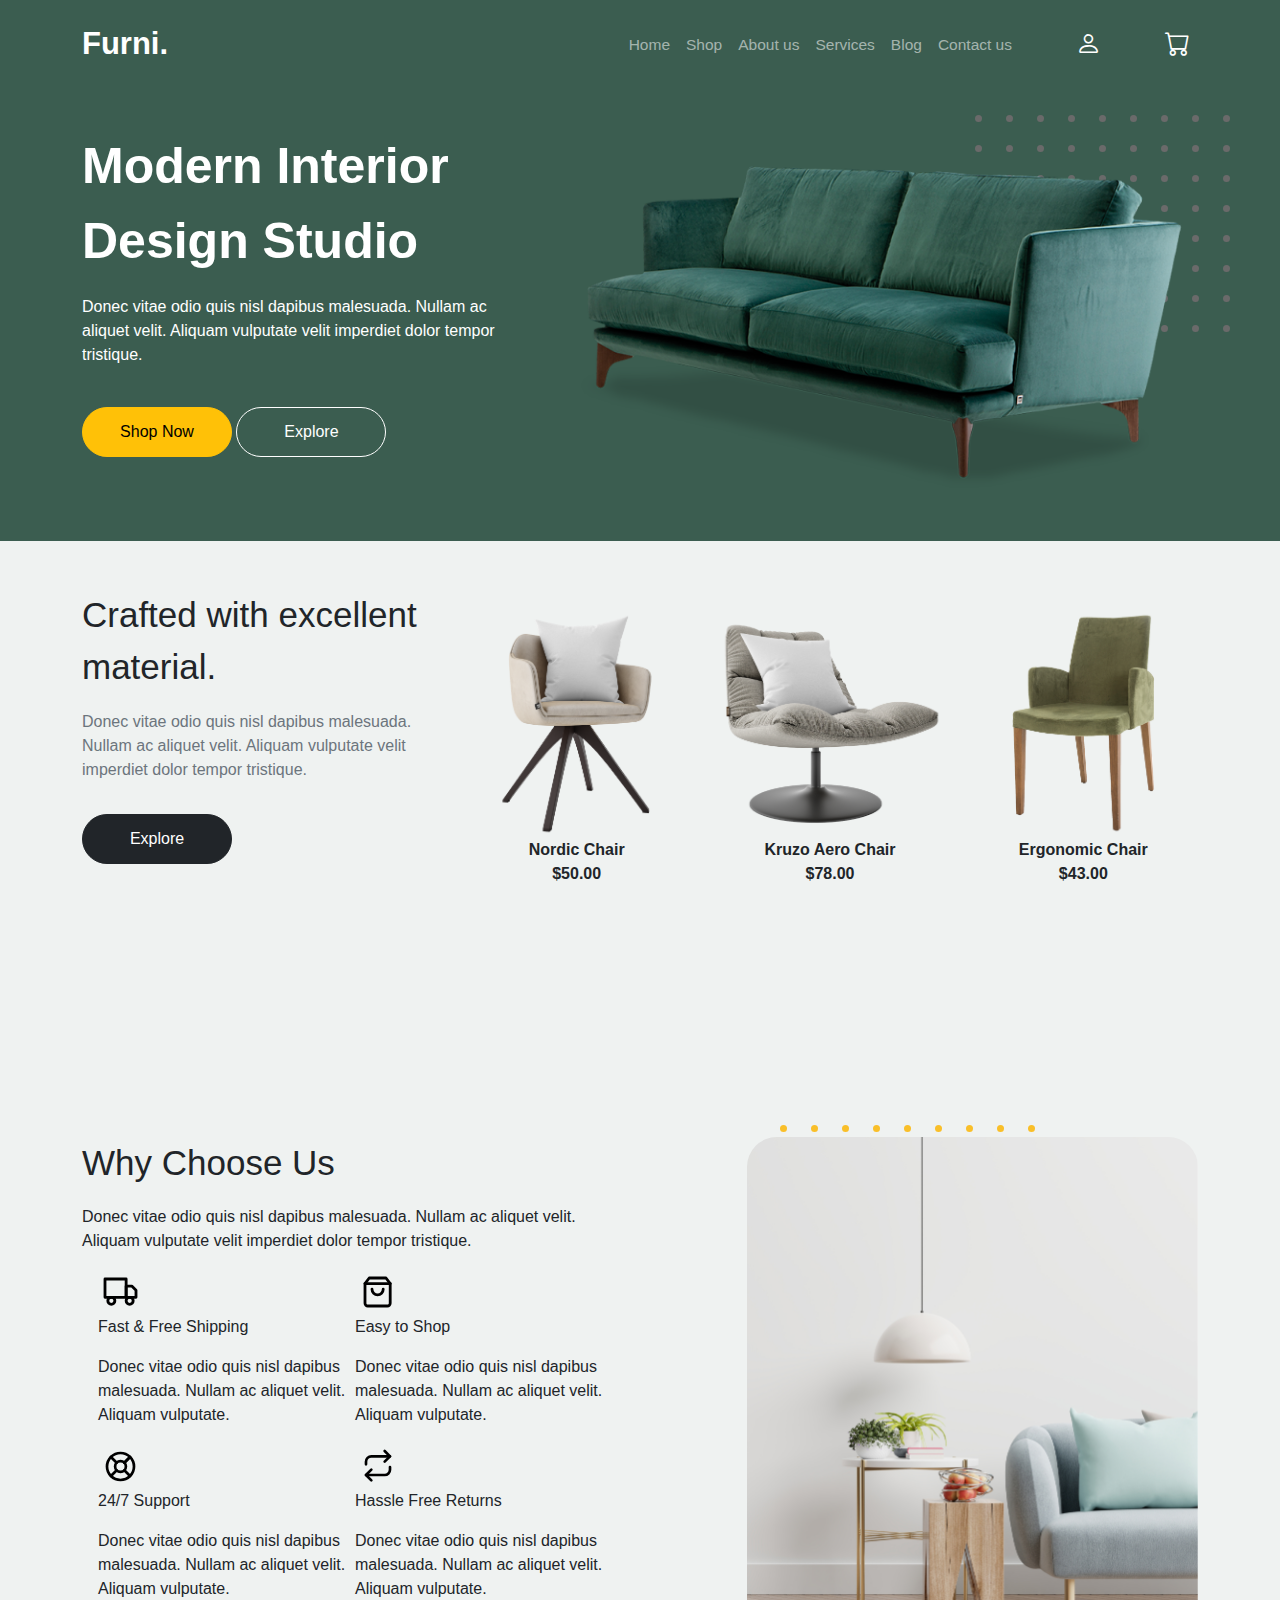
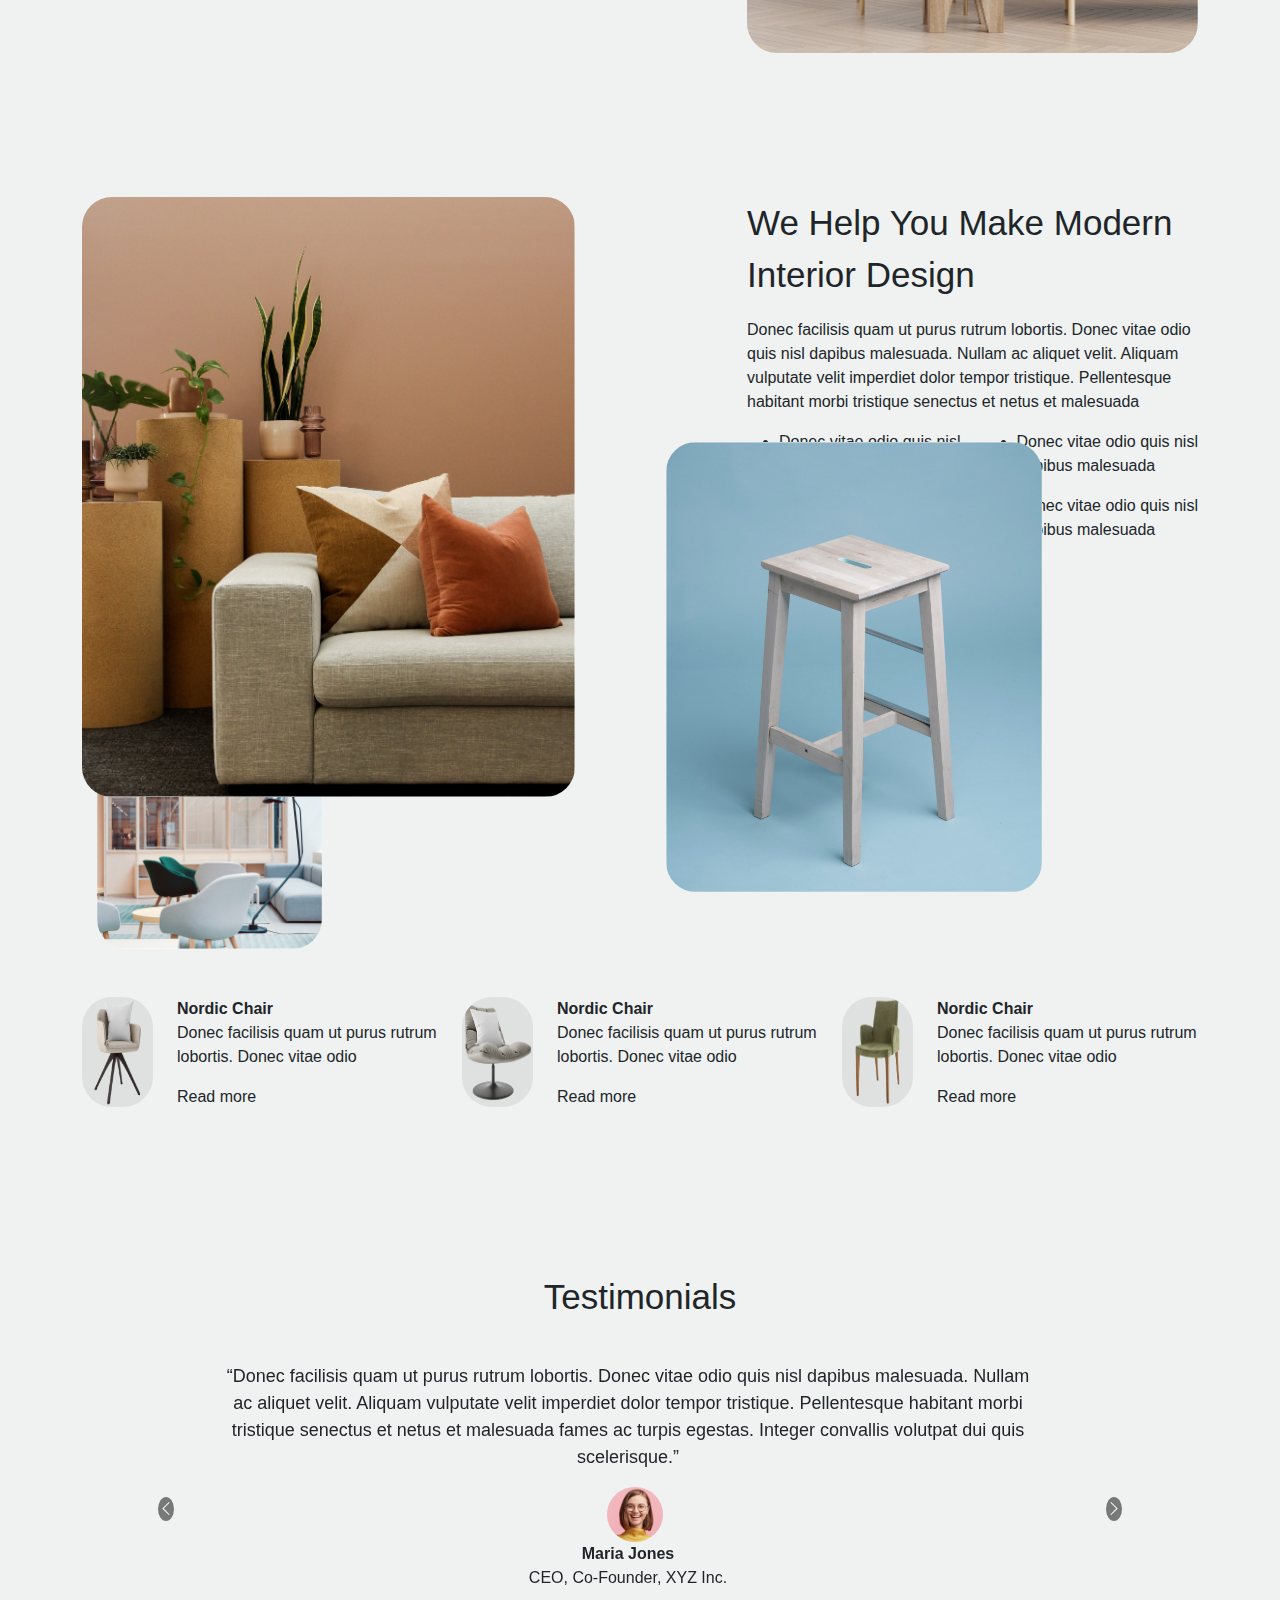
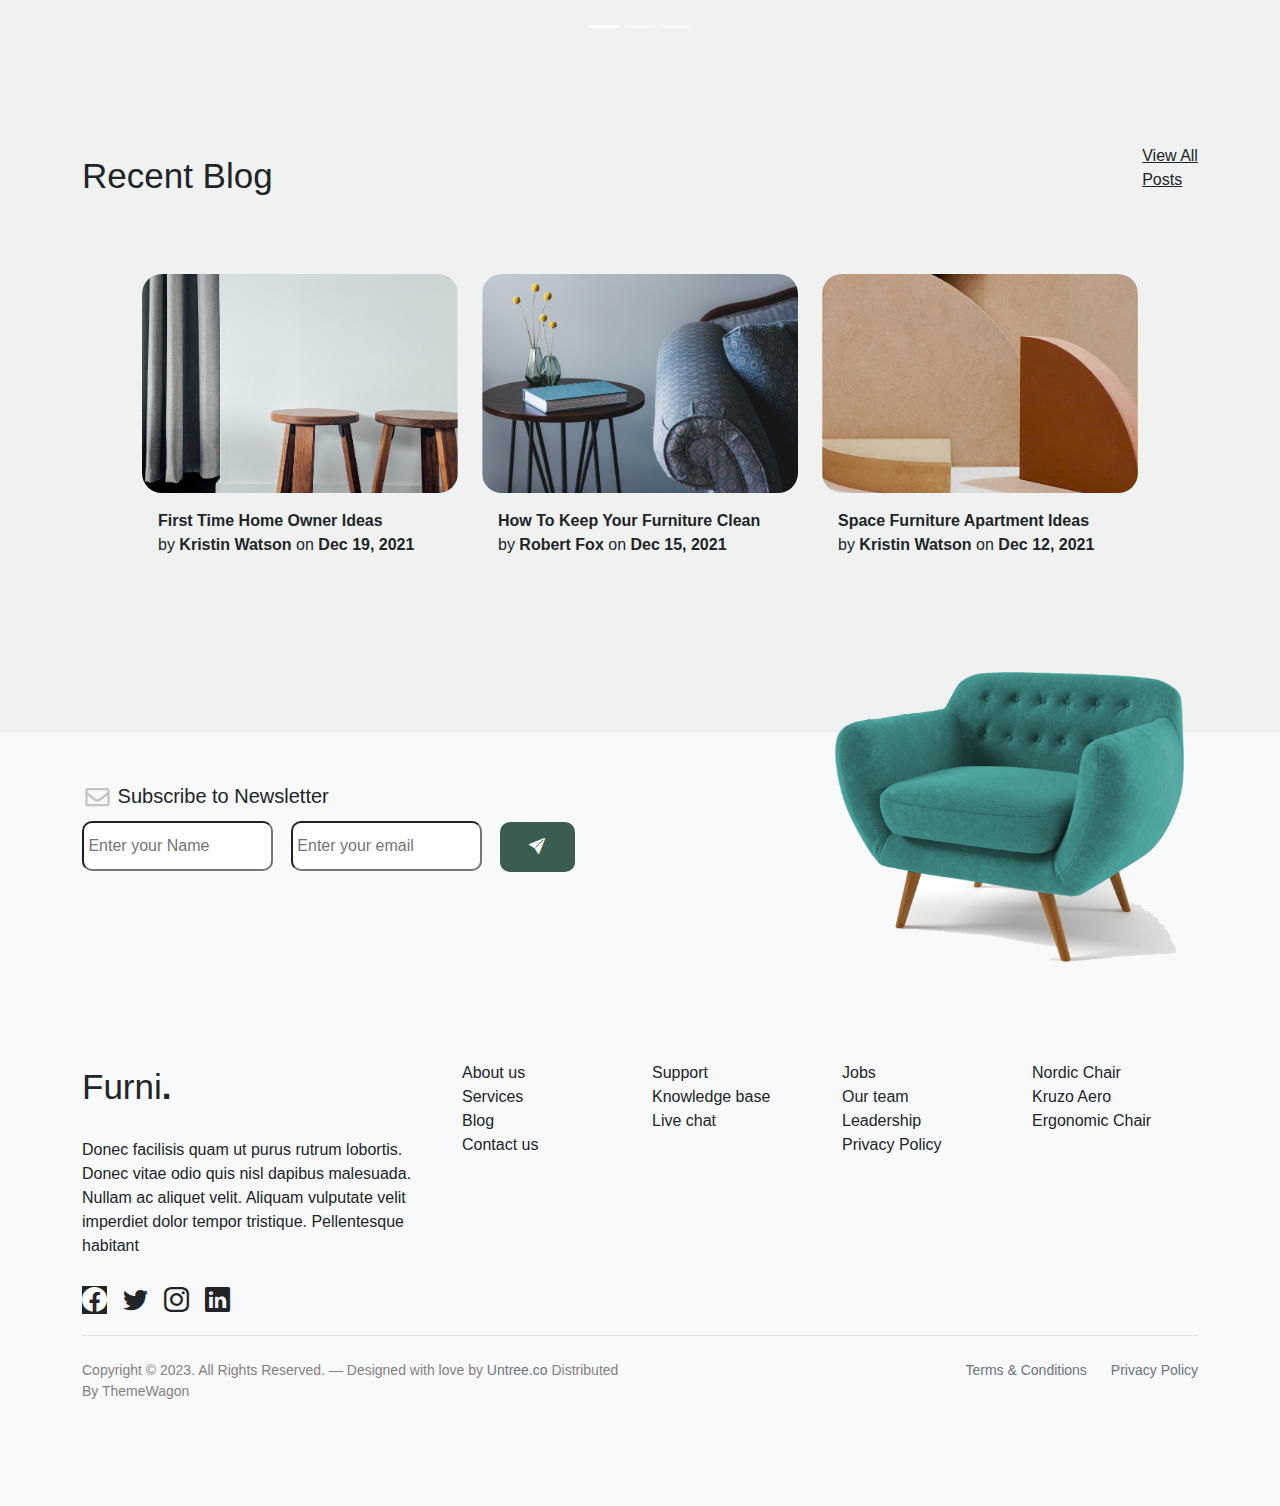
<file: index.html>
<!DOCTYPE html>
<html lang="en">
<head>
    <meta charset="UTF-8">
    <meta name="viewport" content="width=device-width, initial-scale=1.0">
    <title>Furniture</title>
    <link rel="stylesheet" href="BootStrap/bootstrap.min.css">
    <script src="BootStrap/bootstrap.bundle.min.js"></script>
    <link rel="stylesheet" href="https://cdn.jsdelivr.net/npm/bootstrap-icons@1.11.1/font/bootstrap-icons.css">
    <link rel="stylesheet" href="CSS/Style.css">
</head>
<body>
    <nav class="custom-navbar navbar navbar navbar-expand-md navbar-dark fur" arial-label="Furni navigation bar">
        <div class="container  mt-2">
            <a class="navbar-brand logo" href="#">Furni<span>.</span></a>
            <button class="navbar-toggler" type="button" data-bs-toggle="collapse" data-bs-target="#navbarsFurni" aria-controls="navbarsFurni" aria-expanded="false" aria-label="Toggle navigation">
                <span class="navbar-toggler-icon"></span>
            </button>
            <div class="collapse navbar-collapse main" id="navbarsFurni">
                <ul class="navbar-nav ms-auto mb-2 mb-md-0 menu">
                    <li class="nav-item active one"> <a class="nav-link" href="#">Home</a></li>
                    <li><a class="nav-link one" href="#">Shop</a></li>
                    <li><a class="nav-link one" href="#">About us</a></li>
                    <li><a class="nav-link one" href="#">Services</a></li>
                    <li><a class="nav-link one" href="#">Blog</a></li>
                    <li><a class="nav-link one" href="#">Contact us</a></li>
                </ul>
                <ul class="navbar-nav mb-2 mb-md-0">
                    <li><a class="nav-link" href="#"><i class="bi bi-person ps-5 logo_icon"></i></a></li>
                    <li><a class="nav-link" href="#"><i class="bi bi-cart ps-5 logo_icon"></i></a></li>
                </ul>
            </div>
        </div>
    </nav>
    <!-- Hero image -->
    <div class="fur">
        <div class="container">
            <div class="row main1">
                <div class="col-sm-5 text-start main_one">
                    <p class="text-white main_two mt-5"><b>Modern Interior Design Studio</b></p>
                    <p class="text-white">Donec vitae odio quis nisl dapibus malesuada. Nullam ac aliquet velit. Aliquam vulputate 
                        velit imperdiet dolor tempor tristique.</p><br>
                    <button type="button" class="btn btn-warning main_button ">Shop Now</button>
                    <button type="button" class="btn btn-none border-white main_button text-white">Explore</button>
                </div>
                <div class="col-sm-7">
                    <img src="Images/dots-grey.svg" class="img-fluid float-end three">
                    <img src="Images/Image 1.png" class="img-fluid couch">
                </div>
            </div>
        </div>
    </div>
    <!-- Hero image end -->
    <div class="container-fluid">
        <!-- Shopping section start -->
        <div class="container mt-5" style="height: 500px;">
            <div class="row sun">
                <div class="col-sm-4">
                    <p class="text-start main2">Crafted with excellent material.</p>
                    <p class="text-start text-secondary">Donec vitae odio quis nisl dapibus malesuada. Nullam ac aliquet velit. 
                       Aliquam vulputate velit imperdiet dolor tempor tristique.</p>
                       <button type="button" class="btn btn-dark mt-3 main_button">Explore</button>
                </div>
                <div class="col-sm-8">
                    <div class="row main2_one">
                        <div class="col-sm-4 text-center main2_two">
                            <img src="Images/Image 2.png" class="img-fluid">
                            <p>Nordic Chair<br>$50.00</p>
                            <a href="#"><i class="bi bi-plus-circle-fill text-dark plus_one"></i></a>
                        </div>
                        <div class="col-sm-4 text-center main2_two">
                            <img src="Images/Image 3.png" class="img-fluid">
                            <p>Kruzo Aero Chair<br>$78.00</p>
                            <a href="#"><i class="bi bi-plus-circle-fill text-dark plus_one"></i></a>
                        </div>
                        <div class="col-sm-4 text-center main2_two">
                            <img src="Images/Image 4.png" class="img-fluid">
                            <p>Ergonomic Chair<br>$43.00</p>
                            <a href="#"><i class="bi bi-plus-circle-fill text-dark plus_one"></i></a>
                        </div>
                    </div>
                </div>
            </div>
        </div>
        <!-- Shopping section start end-->
        <!-- Why Choose Us start -->
        <div class="container pb-5 mt-5">
            <div class="row choose">
                <div class="col-sm-6">
                    <p class="main3">Why Choose Us</p>
                    <p>Donec vitae odio quis nisl dapibus malesuada. Nullam ac aliquet velit. 
                       Aliquam vulputate velit imperdiet dolor tempor tristique.</p>
                       <table class="m-3">
                        <tr>
                            <td>
                                <img src="Images/truck.svg" alt="">
                                <p>Fast & Free Shipping</p>
                                <p>Donec vitae odio quis nisl dapibus malesuada. Nullam ac aliquet velit. Aliquam vulputate.</p>
                            </td>
                            <td>
                                <img src="Images/bag.svg" alt="">
                                <p>Easy to Shop</p>
                                <p>Donec vitae odio quis nisl dapibus malesuada. Nullam ac aliquet velit. Aliquam vulputate.</p>
                            </td>
                        </tr>
                        <tr>
                            <td>
                                <img src="Images/support.svg" alt="">
                                <p class="para">24/7 Support</p>
                                <p>Donec vitae odio quis nisl dapibus malesuada. Nullam ac aliquet velit. Aliquam vulputate.</p>
                            </td>
                            <td>
                                <img src="Images/return.svg" alt="">
                                <p>Hassle Free Returns</p>
                                <p>Donec vitae odio quis nisl dapibus malesuada. Nullam ac aliquet velit. Aliquam vulputate.</p>
                            </td>
                        </tr>
                       </table>
                </div>
                <div class="col-sm-1"></div>
                <div class="col-sm-5">
                    <img src="Images/Image 5.png" class="img-fluid photo">
                    <img src="Images/dots-yellow.svg" class="img-fluid float-start us">
                </div>
            </div>
        </div>
        <!-- Why Choose Us end -->
        <!-- Interior Design section start -->
        <div class="container">
            <div class="row gy-5 mt-5 design">
                <div class="col-sm-7">
                    <img src="Images/Image 6.png" class="img-fluid sofa">
                    <img src="Images/Image 8.png" class="img-fluid lamp">
                    <img src="Images/Image 9.png" class="img-fluid bench">
                    <img src="Images/dots-green.svg" class="img-fluid green">
                </div>
                <div class="col-sm-5">
                    <p class="help">We Help You Make Modern Interior Design</p>
                    <p>Donec facilisis quam ut purus rutrum lobortis. Donec vitae odio quis nisl dapibus malesuada. Nullam ac aliquet velit. 
                        Aliquam vulputate velit imperdiet dolor tempor tristique. Pellentesque habitant morbi tristique senectus et netus et malesuada</p>
                    <div class="row">
                        <div class="col-sm-6">
                            <ul>
                                <li>
                                    <p>Donec vitae odio quis nisl dapibus malesuada</p>
                                </li>
                                <li>
                                    <p>Donec vitae odio quis nisl dapibus malesuada</p>
                                </li>
                            </ul>
                        </div>
                        <div class="col-sm-6">
                            <ul>
                                <li>
                                    <p>Donec vitae odio quis nisl dapibus malesuada</p>
                                </li>
                                <li>
                                    <p>Donec vitae odio quis nisl dapibus malesuada</p>
                                </li>
                            </ul>
                        </div>
                    </div>
                    <button type="button" class="btn-dark button_black">Explore</button>
                </div>
            </div>
        </div>
        <!-- Interior Design end -->
        
        <div class="container chair mt-5">
            <div class="row">
                <div class="col-sm-1">
                    <img src="Images/Image 10.png" class="img-fluid float-start nordic m-0">
                </div>
                <div class="col-sm-3">
                    <p class=""><b>Nordic Chair</b><br>Donec facilisis quam ut purus rutrum lobortis. Donec vitae odio</p>
                    <a href="#" class="text-dark read">Read more</a>
                </div>
                <div class="col-sm-1">
                    <img src="Images/Image 11.png" class="img-fluid float-start nordic">
                </div>
                <div class="col-sm-3">
                    <p class=""><b>Nordic Chair</b><br>Donec facilisis quam ut purus rutrum lobortis. Donec vitae odio</p>
                    <a href="#" class="text-dark read">Read more</a>
                </div>
                <div class="col-sm-1">
                    <img src="Images/Image 12.png" class="img-fluid float-start nordic">
                </div>
                <div class="col-sm-3">
                    <p class=""><b>Nordic Chair</b><br>Donec facilisis quam ut purus rutrum lobortis. Donec vitae odio</p>
                    <a href="#" class="text-dark read">Read more</a>
                </div>
            </div>
        </div>
        <!-- Testimonials start -->
        <div class="container testmonials mt-4">
            <p class="test text-center pb-4">Testimonials</p>
            <div id="carouselExampleControls" class="carousel slide" data-bs-ride="carousel">
                <div class="carousel-inner">
                  <div class="row carousel-item active">
                    <p class="monials">“Donec facilisis quam ut purus rutrum lobortis. Donec vitae odio quis nisl dapibus malesuada. 
                        Nullam <br> ac aliquet velit. Aliquam vulputate velit imperdiet dolor tempor tristique. 
                        Pellentesque habitant morbi <br> tristique senectus et netus et malesuada fames ac turpis egestas. 
                        Integer convallis volutpat dui quis <br> scelerisque.”
                    </p>
                    <img src="Images/Image 17.png" class="img-fluid author-pic d-flex justify-content-center">
                    <p class="text-center pb-5"><b>Maria Jones</b><br>
                        CEO, Co-Founder, XYZ Inc.</p>
                  </div>
                  <div class="row carousel-item">
                    <p class="monials">“Donec facilisis quam ut purus rutrum lobortis. Donec vitae odio quis nisl dapibus malesuada. 
                        Nullam <br> ac aliquet velit. Aliquam vulputate velit imperdiet dolor tempor tristique. 
                        Pellentesque habitant morbi <br> tristique senectus et netus et malesuada fames ac turpis egestas. 
                        Integer convallis volutpat dui quis <br> scelerisque.”
                    </p>
                    <img src="Images/Image 17.png" class="img-fluid author-pic d-flex justify-content-center">
                    <p class="text-center pb-5"><b>Maria Jones</b><br>
                        CEO, Co-Founder, XYZ Inc.</p>
                  </div>
                  <div class="row carousel-item">
                    <p class="monials">“Donec facilisis quam ut purus rutrum lobortis. Donec vitae odio quis nisl dapibus malesuada. 
                        Nullam <br> ac aliquet velit. Aliquam vulputate velit imperdiet dolor tempor tristique. 
                        Pellentesque habitant morbi <br> tristique senectus et netus et malesuada fames ac turpis egestas. 
                        Integer convallis volutpat dui quis <br> scelerisque.”
                    </p>
                    <img src="Images/Image 17.png" class="img-fluid author-pic d-flex justify-content-center">
                    <p class="text-center pb-5"><b>Maria Jones</b><br>
                        CEO, Co-Founder, XYZ Inc.</p>
                  </div>
                </div>
                <button class="carousel-control-prev" type="button" data-bs-target="#carouselExampleControls" data-bs-slide="prev">
                  <span class="dark"><i class="bi bi-chevron-left"></i></span>
                </button>
                <button class="carousel-control-next" type="button" data-bs-target="#carouselExampleControls" data-bs-slide="next">
                  <span class="dark"><i class="bi bi-chevron-right light"></i></span>
                </button>
                <div class="carousel-indicators">
                    <button type="button" data-bs-target="#carouselExampleIndicators" data-bs-slide-to="0" class="active" aria-current="true" aria-label="Slide 1"></button>
                    <button type="button" data-bs-target="#carouselExampleIndicators" data-bs-slide-to="1" aria-label="Slide 2"></button>
                    <button type="button" data-bs-target="#carouselExampleIndicators" data-bs-slide-to="2" aria-label="Slide 3"></button>
                  </div>
              </div>
        </div>
        <!-- Testimonials end -->
        <!-- Blog start -->
        <div class="container all pb-5">
            <div class="row view gy-5 ">
                <a href="#" class="text-dark post gy-5">View All Posts</a>
                 <p class="blog">Recent Blog</p>
            </div>
            <div class="row gy-5 mt-2 m-5">
                <div class="col-sm-4">
                     <img src="Images/Image 13.png" class="img-fluid book">
                    <p class="p-3"><span><a href="#" class="text-dark text-decoration-none">First Time Home Owner Ideas</a></span><br>by <span><a href="#" class="text-dark text-decoration-none"></a>Kristin Watson</span></a> on <span><a href="#" class="text-dark text-decoration-none">Dec 19, 2021</a></span></p>
                </div>
                <div class="col-sm-4">
                    <img src="Images/Image 14.png"  class="img-fluid book">
                    <p class="p-3"><span><a href="#" class="text-dark text-decoration-none">How To Keep Your Furniture Clean</a></span> <br>by <span><a href="#" class="text-dark text-decoration-none">Robert Fox</a></span> on <span><a href="#" class="text-dark text-decoration-none">Dec 15, 2021</a></span></p>
                </div>
                <div class="col-sm-4">
                    <img src="Images/Image 15.png"  class="img-fluid book">
                    <p class="p-3"><span><a href="#" class="text-dark text-decoration-none"> Space Furniture Apartment Ideas</a></span><br> by <span><a href="#" class="text-dark text-decoration-none">Kristin Watson</a></span> on <span><a href="#" class="text-dark text-decoration-none">Dec 12, 2021</a></span></p>
                </div>
            </div>
        </div>
        <!-- Blog end -->
    </div>
    <!-- Footer section start -->
    <footer class="footer_section bg-light pb-5">
        <div class="container relative mt-5">
            <div class="row bg-light">
                <div class="col-sm-6 mt-5">
                    <img src="Images/envelope-outline.svg" class="img-fluid mail">&nbsp<p class="news d-inline">Subscribe to Newsletter</P>
                    <form class="form pt-2">
                        <input type="text" placeholder=" Enter your Name">&nbsp;&nbsp;&nbsp;
                        <input type="email" placeholder=" Enter your email">&nbsp;&nbsp;&nbsp;
                        <button type="button" class="btn btn_footer"><i class="bi bi-send-fill text-white"></i></button>
                    </form>
                </div>
                <div class="col-sm-6"><img src="Images/Image 16.png" class="img-fluid float-end sofa_pic"></div>
            </div>
            <div class="row">
                <div class="col-sm-4">
                    <div class="mb-4 footer-logo-wrap"><a href="#" class="footer-logo text-dark text-decoration-none">Furni<span>.</span></a></div>
                    <p class="mb-4">Donec facilisis quam ut purus rutrum lobortis. Donec vitae odio quis nisl dapibus malesuada. Nullam ac aliquet velit. Aliquam vulputate velit imperdiet dolor tempor tristique. Pellentesque habitant</p>
                    <ul class="list-unstyled custom-social">
                        <li><a href="#" class="text-dark text-decoration-none"><i class="bi bi-facebook text-white bg-dark face"></i></a></li>
                        <li><a href="#" class="text-dark text-decoration-none ps-3"><i class="bi bi-twitter face"></i></a></li>
                        <li><a href="#" class="text-dark text-decoration-none ps-3"><i class="bi bi-instagram face"></i></a></li>
                        <li><a href="#" class="text-dark text-decoration-none ps-3"><i class="bi bi-linkedin face"></i></a></li>
                    </ul>
                </div>
                <div class="col-sm-8 mt-0">
                    <div class="row links-wrap">
                        <div class="col-6 col-sm-3">
                            <ul class="list-unstyled">
                                <li><a href="#" class="text-dark text-decoration-none">About us</a></li>
                                <li><a href="#" class="text-dark text-decoration-none">Services</a></li>
                                <li><a href="#" class="text-dark text-decoration-none">Blog</a></li>
                                <li><a href="#" class="text-dark text-decoration-none">Contact us</a></li>
                            </ul>
                        </div>
                        <div class="col-6 col-sm-3">
                            <ul class="list-unstyled">
                                <li><a href="#" class="text-dark text-decoration-none">Support</a></li>
                                <li><a href="#" class="text-dark text-decoration-none">Knowledge base</a></li>
                                <li><a href="#" class="text-dark text-decoration-none">Live chat</a></li>
                            </ul>
                        </div>
                        <div class="col-6 col-sm-3">
                            <ul class="list-unstyled">
                                <li><a href="#" class="text-dark text-decoration-none">Jobs</a></li>
                                <li><a href="#" class="text-dark text-decoration-none">Our team</a></li>
                                <li><a href="#" class="text-dark text-decoration-none">Leadership</a></li>
                                <li><a href="#" class="text-dark text-decoration-none">Privacy Policy</a></li>
                            </ul>
                        </div>
                        <div class="col-6 col-sm-3">
                            <ul class="list-unstyled">
                                <li><a href="#" class="text-dark text-decoration-none">Nordic Chair</a></li>
                                <li><a href="#" class="text-dark text-decoration-none">Kruzo Aero</a></li>
                                <li><a href="#" class="text-dark text-decoration-none">Ergonomic Chair</a></li>
                            </ul>
                        </div>
                    </div>
                </div>
            </div>
            <div class="border-top copyright">
                <div class="row pt-4 mb-5">
                    <div class="col-sm-6">
                        <p class="mb-2 text-start">Copyright © 2023. All Rights Reserved. — Designed with love by <a href="#" class="text-secondary text-decoration-none">Untree.co</a> Distributed By <a hreff="https://themewagon.com">ThemeWagon</a>  <!-- License information: https://untree.co/license/ -->
                        </p>
                    </div>
                    <div class="col-sm-6 text-center text-lg-end">
                        <ul class="list-unstyled d-inline-flex ms-auto">
                            <li class="me-4"><a href="#" class="text-secondary text-decoration-none">Terms &amp; Conditions</a></li>
                            <li><a href="#" class="text-secondary text-decoration-none">Privacy Policy</a></li>
                        </ul>
                    </div>
                </div>
            </div>
        </div>
    </footer>
        <!-- Footer section end -->
</body>
</html>
</file>
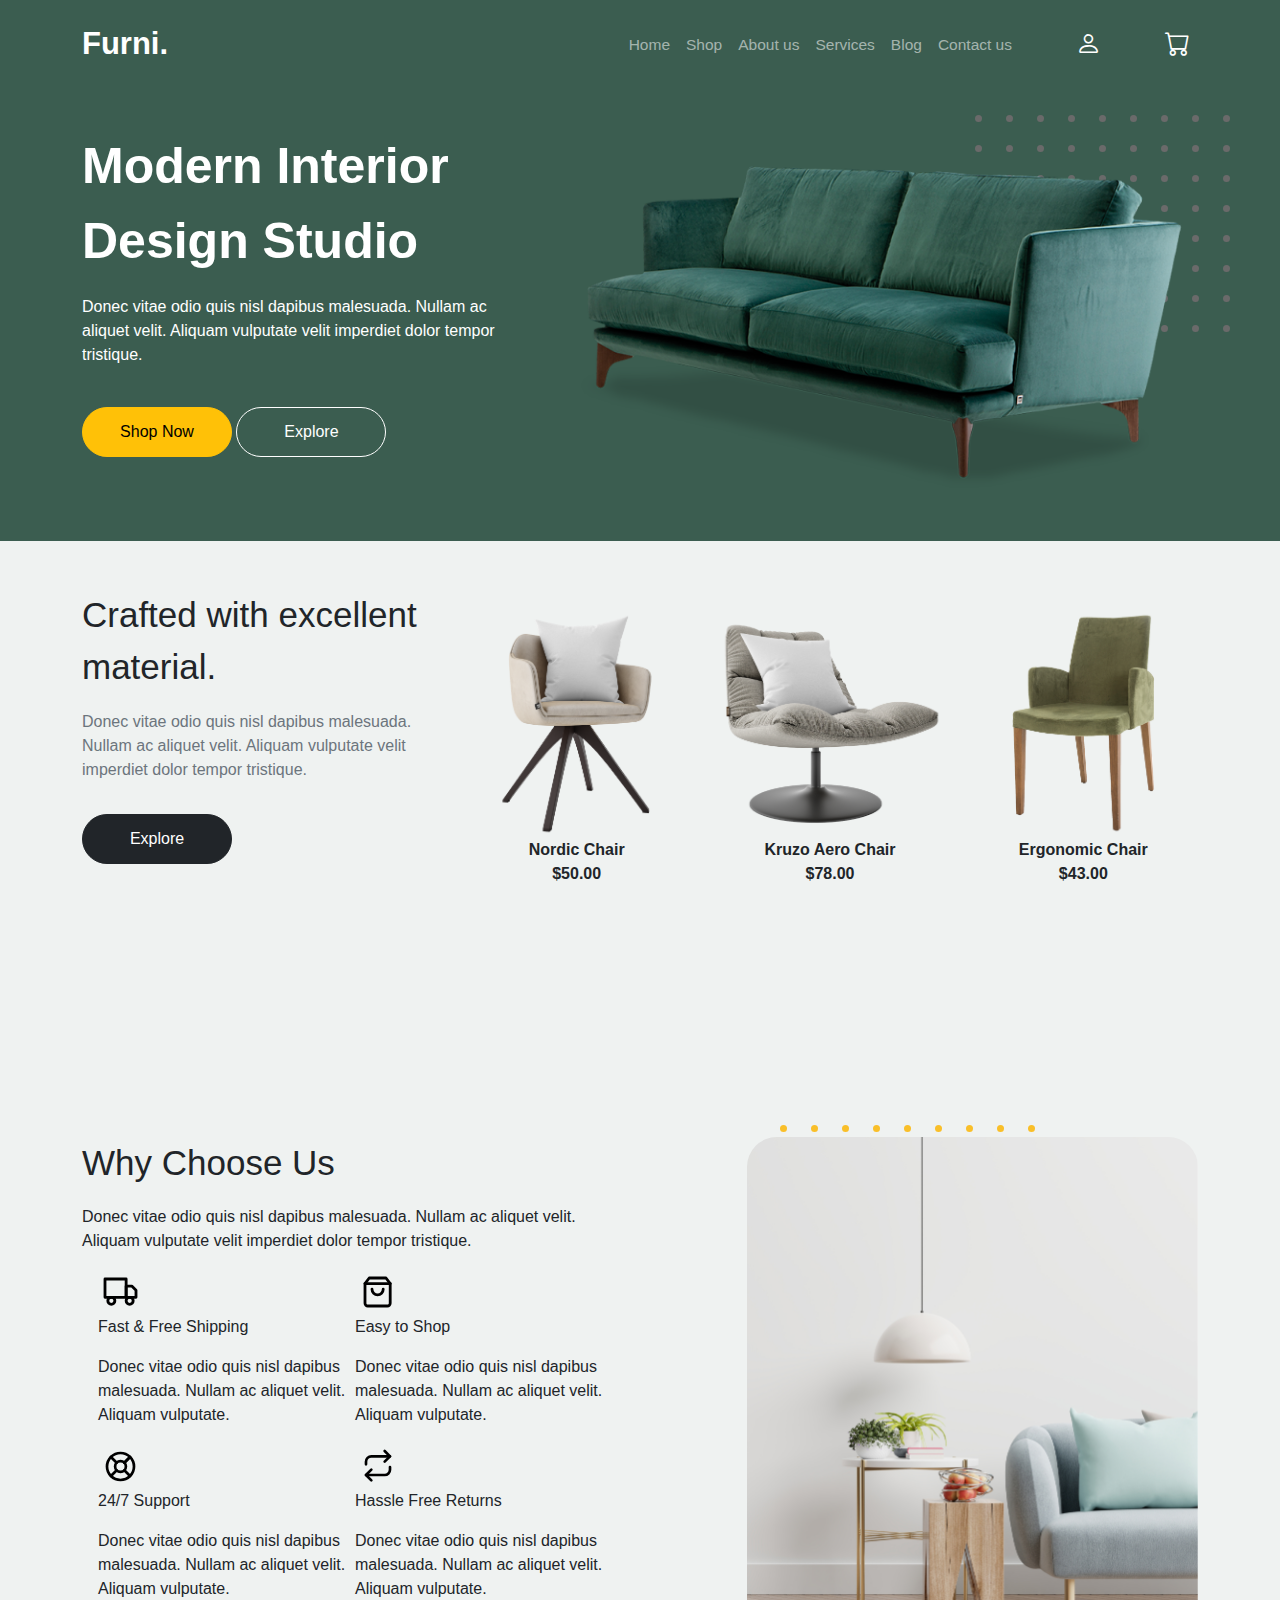
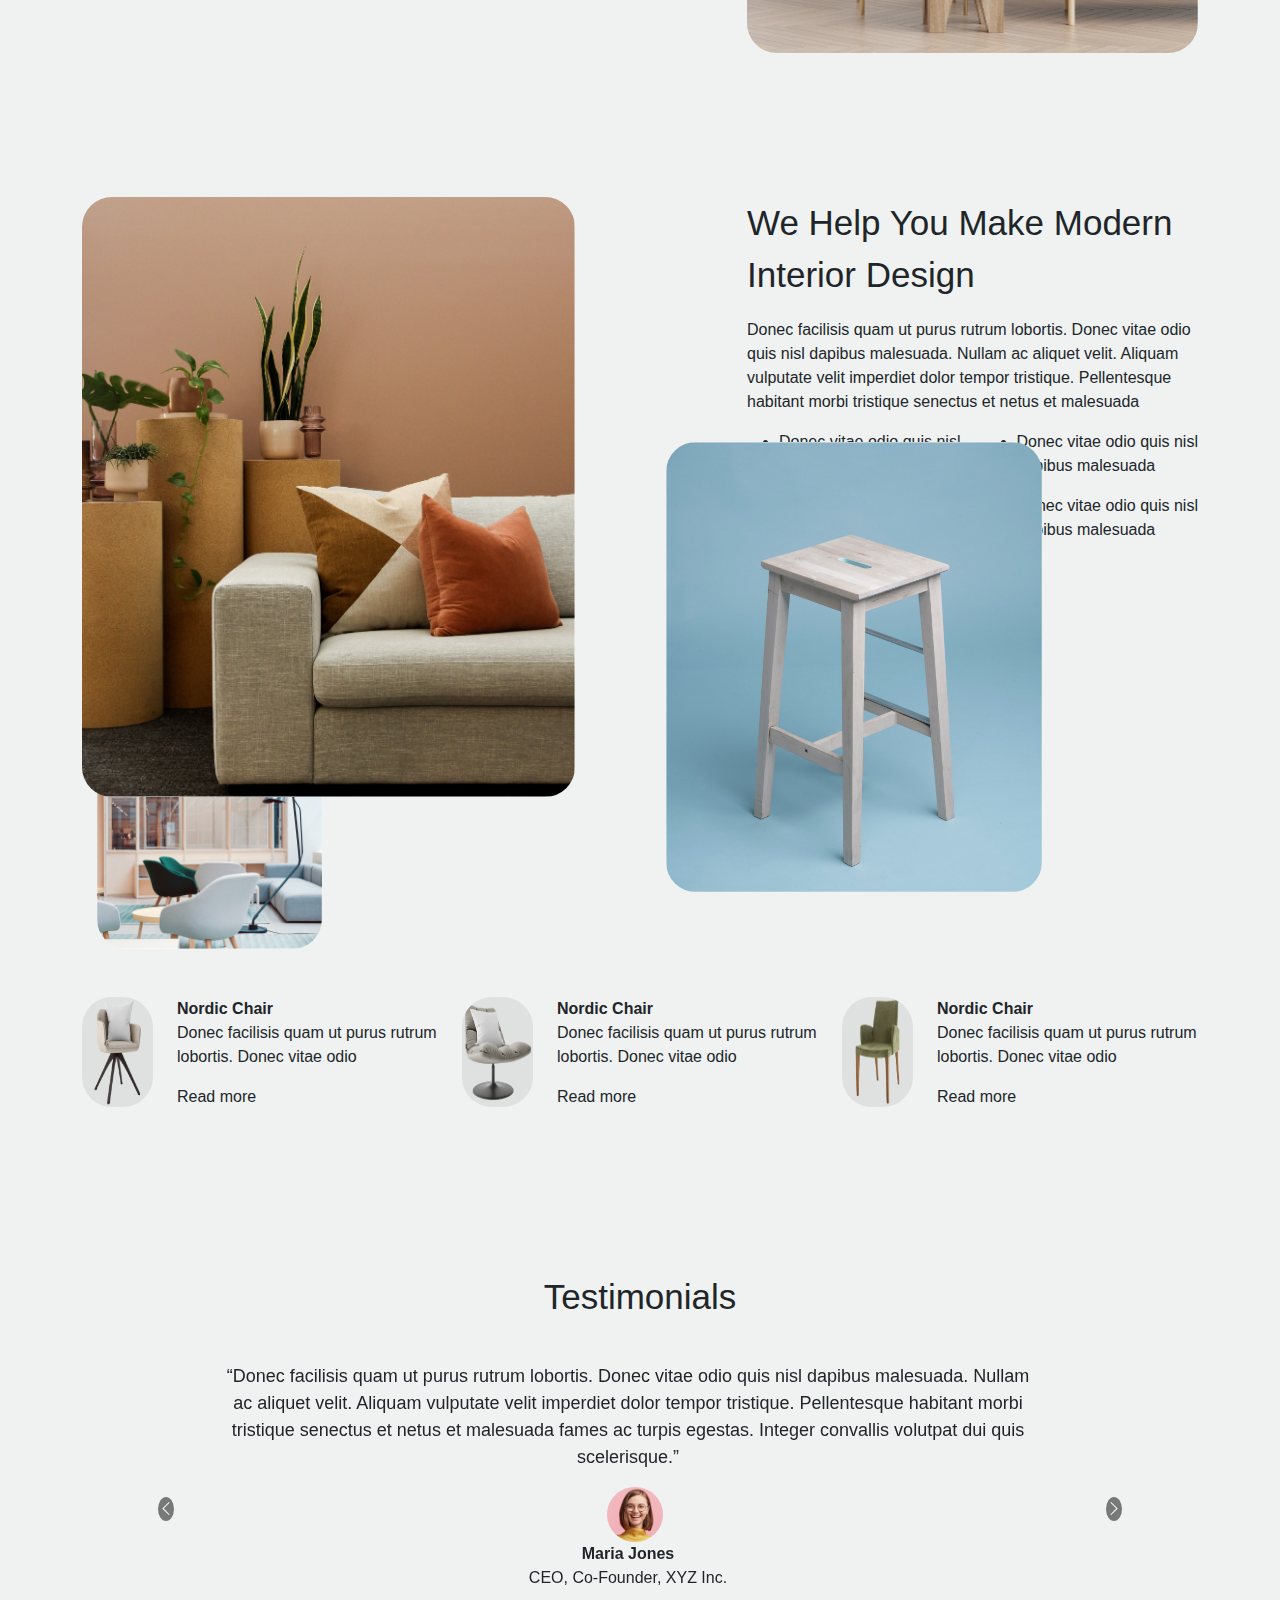
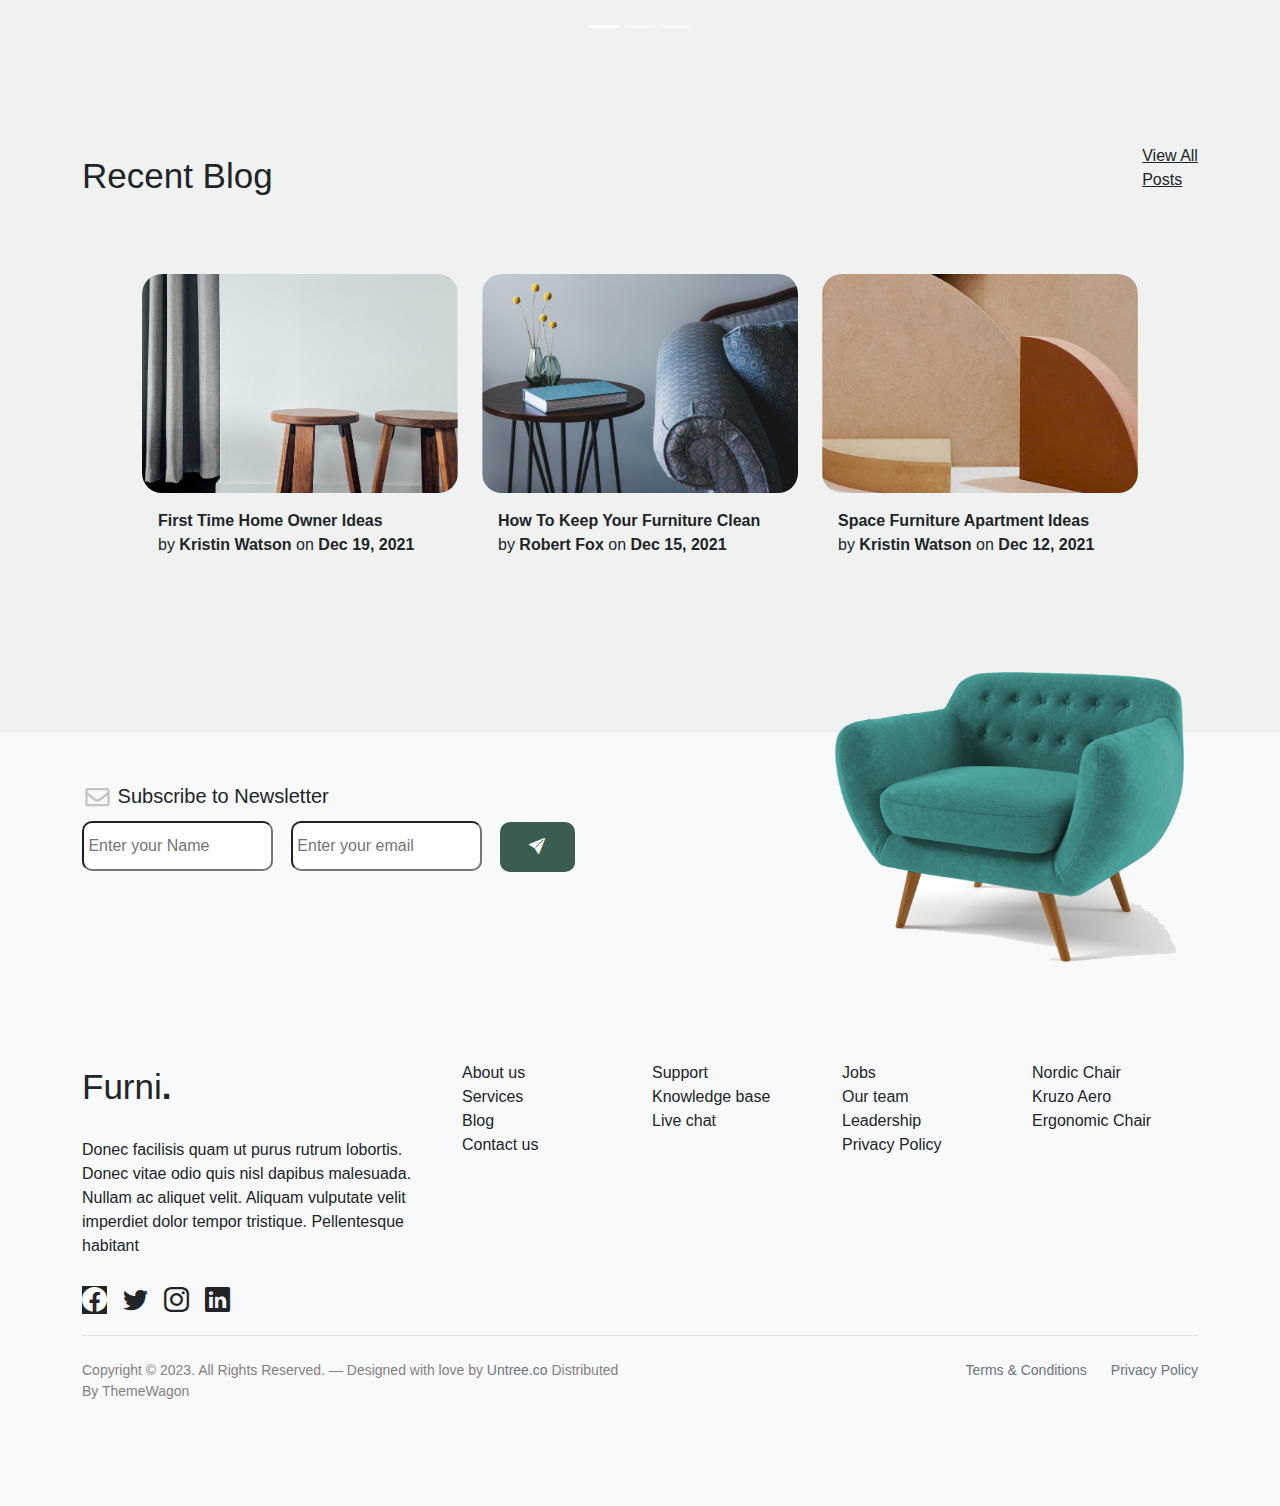
<file: Index_2.html>
<!DOCTYPE html>
<html lang="en">
<head>
    <meta charset="UTF-8">
    <meta name="viewport" content="width=device-width, initial-scale=1.0">
    <title>Furniture</title>
    <link rel="stylesheet" href="BootStrap/bootstrap.min.css">
    <script src="BootStrap/bootstrap.bundle.min.js"></script>
    <link rel="stylesheet" href="https://cdn.jsdelivr.net/npm/bootstrap-icons@1.11.1/font/bootstrap-icons.css">
    <link rel="stylesheet" href="CSS/Style.css">
</head>
<body>
    <nav class="custom-navbar navbar navbar navbar-expand-md navbar-dark fur" arial-label="Furni navigation bar">
        <div class="container  mt-2">
            <a class="navbar-brand logo" href="#">Furni<span>.</span></a>
            <button class="navbar-toggler" type="button" data-bs-toggle="collapse" data-bs-target="#navbarsFurni" aria-controls="navbarsFurni" aria-expanded="false" aria-label="Toggle navigation">
                <span class="navbar-toggler-icon"></span>
            </button>
            <div class="collapse navbar-collapse main" id="navbarsFurni">
                <ul class="navbar-nav ms-auto mb-2 mb-md-0 menu">
                    <li class="nav-item active one"> <a class="nav-link" href="#">Home</a></li>
                    <li><a class="nav-link one" href="#">Shop</a></li>
                    <li><a class="nav-link one" href="#">About us</a></li>
                    <li><a class="nav-link one" href="#">Services</a></li>
                    <li><a class="nav-link one" href="#">Blog</a></li>
                    <li><a class="nav-link one" href="#">Contact us</a></li>
                </ul>
                <ul class="navbar-nav mb-2 mb-md-0">
                    <li><a class="nav-link" href="#"><i class="bi bi-person ps-5 logo_icon"></i></a></li>
                    <li><a class="nav-link" href="#"><i class="bi bi-cart ps-5 logo_icon"></i></a></li>
                </ul>
            </div>
        </div>
    </nav>
    <!-- Hero image -->
    <div class="fur">
        <div class="container">
            <div class="row main1">
                <div class="col-sm-5 text-start main_one">
                    <p class="text-white main_two mt-5"><b>Modern Interior Design Studio</b></p>
                    <p class="text-white">Donec vitae odio quis nisl dapibus malesuada. Nullam ac aliquet velit. Aliquam vulputate 
                        velit imperdiet dolor tempor tristique.</p><br>
                    <button type="button" class="btn btn-warning main_button ">Shop Now</button>
                    <button type="button" class="btn btn-none border-white main_button text-white">Explore</button>
                </div>
                <div class="col-sm-7">
                    <img src="Images/dots-grey.svg" class="img-fluid float-end three">
                    <img src="Images/Image 1.png" class="img-fluid couch">
                </div>
            </div>
        </div>
    </div>
    <!-- Hero image end -->
    <div class="container-fluid">
        <!-- Shopping section start -->
        <div class="container mt-5" style="height: 500px;">
            <div class="row sun">
                <div class="col-sm-4">
                    <p class="text-start main2">Crafted with excellent material.</p>
                    <p class="text-start text-secondary">Donec vitae odio quis nisl dapibus malesuada. Nullam ac aliquet velit. 
                       Aliquam vulputate velit imperdiet dolor tempor tristique.</p>
                       <button type="button" class="btn btn-dark mt-3 main_button">Explore</button>
                </div>
                <div class="col-sm-8">
                    <div class="row main2_one">
                        <div class="col-sm-4 text-center main2_two">
                            <img src="Images/Image 2.png" class="img-fluid">
                            <p>Nordic Chair<br>$50.00</p>
                            <a href="#"><i class="bi bi-plus-circle-fill text-dark plus_one"></i></a>
                        </div>
                        <div class="col-sm-4 text-center main2_two">
                            <img src="Images/Image 3.png" class="img-fluid">
                            <p>Kruzo Aero Chair<br>$78.00</p>
                            <a href="#"><i class="bi bi-plus-circle-fill text-dark plus_one"></i></a>
                        </div>
                        <div class="col-sm-4 text-center main2_two">
                            <img src="Images/Image 4.png" class="img-fluid">
                            <p>Ergonomic Chair<br>$43.00</p>
                            <a href="#"><i class="bi bi-plus-circle-fill text-dark plus_one"></i></a>
                        </div>
                    </div>
                </div>
            </div>
        </div>
        <!-- Shopping section start end-->
        <!-- Why Choose Us start -->
        <div class="container pb-5 mt-5">
            <div class="row choose">
                <div class="col-sm-6">
                    <p class="main3">Why Choose Us</p>
                    <p>Donec vitae odio quis nisl dapibus malesuada. Nullam ac aliquet velit. 
                       Aliquam vulputate velit imperdiet dolor tempor tristique.</p>
                       <table class="m-3">
                        <tr>
                            <td>
                                <img src="Images/truck.svg" alt="">
                                <p>Fast & Free Shipping</p>
                                <p>Donec vitae odio quis nisl dapibus malesuada. Nullam ac aliquet velit. Aliquam vulputate.</p>
                            </td>
                            <td>
                                <img src="Images/bag.svg" alt="">
                                <p>Easy to Shop</p>
                                <p>Donec vitae odio quis nisl dapibus malesuada. Nullam ac aliquet velit. Aliquam vulputate.</p>
                            </td>
                        </tr>
                        <tr>
                            <td>
                                <img src="Images/support.svg" alt="">
                                <p class="para">24/7 Support</p>
                                <p>Donec vitae odio quis nisl dapibus malesuada. Nullam ac aliquet velit. Aliquam vulputate.</p>
                            </td>
                            <td>
                                <img src="Images/return.svg" alt="">
                                <p>Hassle Free Returns</p>
                                <p>Donec vitae odio quis nisl dapibus malesuada. Nullam ac aliquet velit. Aliquam vulputate.</p>
                            </td>
                        </tr>
                       </table>
                </div>
                <div class="col-sm-1"></div>
                <div class="col-sm-5">
                    <img src="Images/Image 5.png" class="img-fluid photo">
                    <img src="Images/dots-yellow.svg" class="img-fluid float-start us">
                </div>
            </div>
        </div>
        <!-- Why Choose Us end -->
        <!-- Interior Design section start -->
        <div class="container">
            <div class="row gy-5 mt-5 design">
                <div class="col-sm-7">
                    <img src="Images/Image 6.png" class="img-fluid sofa">
                    <img src="Images/Image 8.png" class="img-fluid lamp">
                    <img src="Images/Image 9.png" class="img-fluid bench">
                    <img src="Images/dots-green.svg" class="img-fluid green">
                </div>
                <div class="col-sm-5">
                    <p class="help">We Help You Make Modern Interior Design</p>
                    <p>Donec facilisis quam ut purus rutrum lobortis. Donec vitae odio quis nisl dapibus malesuada. Nullam ac aliquet velit. 
                        Aliquam vulputate velit imperdiet dolor tempor tristique. Pellentesque habitant morbi tristique senectus et netus et malesuada</p>
                    <div class="row">
                        <div class="col-sm-6">
                            <ul>
                                <li>
                                    <p>Donec vitae odio quis nisl dapibus malesuada</p>
                                </li>
                                <li>
                                    <p>Donec vitae odio quis nisl dapibus malesuada</p>
                                </li>
                            </ul>
                        </div>
                        <div class="col-sm-6">
                            <ul>
                                <li>
                                    <p>Donec vitae odio quis nisl dapibus malesuada</p>
                                </li>
                                <li>
                                    <p>Donec vitae odio quis nisl dapibus malesuada</p>
                                </li>
                            </ul>
                        </div>
                    </div>
                    <button type="button" class="btn-dark button_black">Explore</button>
                </div>
            </div>
        </div>
        <!-- Interior Design end -->
        
        <div class="container chair mt-5">
            <div class="row">
                <div class="col-sm-1">
                    <img src="Images/Image 10.png" class="img-fluid float-start nordic m-0">
                </div>
                <div class="col-sm-3">
                    <p class=""><b>Nordic Chair</b><br>Donec facilisis quam ut purus rutrum lobortis. Donec vitae odio</p>
                    <a href="#" class="text-dark read">Read more</a>
                </div>
                <div class="col-sm-1">
                    <img src="Images/Image 11.png" class="img-fluid float-start nordic">
                </div>
                <div class="col-sm-3">
                    <p class=""><b>Nordic Chair</b><br>Donec facilisis quam ut purus rutrum lobortis. Donec vitae odio</p>
                    <a href="#" class="text-dark read">Read more</a>
                </div>
                <div class="col-sm-1">
                    <img src="Images/Image 12.png" class="img-fluid float-start nordic">
                </div>
                <div class="col-sm-3">
                    <p class=""><b>Nordic Chair</b><br>Donec facilisis quam ut purus rutrum lobortis. Donec vitae odio</p>
                    <a href="#" class="text-dark read">Read more</a>
                </div>
            </div>
        </div>
        <!-- Testimonials start -->
        <div class="container testmonials mt-4">
            <p class="test text-center pb-4">Testimonials</p>
            <div id="carouselExampleControls" class="carousel slide" data-bs-ride="carousel">
                <div class="carousel-inner">
                  <div class="row carousel-item active">
                    <p class="monials">“Donec facilisis quam ut purus rutrum lobortis. Donec vitae odio quis nisl dapibus malesuada. 
                        Nullam <br> ac aliquet velit. Aliquam vulputate velit imperdiet dolor tempor tristique. 
                        Pellentesque habitant morbi <br> tristique senectus et netus et malesuada fames ac turpis egestas. 
                        Integer convallis volutpat dui quis <br> scelerisque.”
                    </p>
                    <img src="Images/Image 17.png" class="img-fluid author-pic d-flex justify-content-center">
                    <p class="text-center pb-5"><b>Maria Jones</b><br>
                        CEO, Co-Founder, XYZ Inc.</p>
                  </div>
                  <div class="row carousel-item">
                    <p class="monials">“Donec facilisis quam ut purus rutrum lobortis. Donec vitae odio quis nisl dapibus malesuada. 
                        Nullam <br> ac aliquet velit. Aliquam vulputate velit imperdiet dolor tempor tristique. 
                        Pellentesque habitant morbi <br> tristique senectus et netus et malesuada fames ac turpis egestas. 
                        Integer convallis volutpat dui quis <br> scelerisque.”
                    </p>
                    <img src="Images/Image 17.png" class="img-fluid author-pic d-flex justify-content-center">
                    <p class="text-center pb-5"><b>Maria Jones</b><br>
                        CEO, Co-Founder, XYZ Inc.</p>
                  </div>
                  <div class="row carousel-item">
                    <p class="monials">“Donec facilisis quam ut purus rutrum lobortis. Donec vitae odio quis nisl dapibus malesuada. 
                        Nullam <br> ac aliquet velit. Aliquam vulputate velit imperdiet dolor tempor tristique. 
                        Pellentesque habitant morbi <br> tristique senectus et netus et malesuada fames ac turpis egestas. 
                        Integer convallis volutpat dui quis <br> scelerisque.”
                    </p>
                    <img src="Images/Image 17.png" class="img-fluid author-pic d-flex justify-content-center">
                    <p class="text-center pb-5"><b>Maria Jones</b><br>
                        CEO, Co-Founder, XYZ Inc.</p>
                  </div>
                </div>
                <button class="carousel-control-prev" type="button" data-bs-target="#carouselExampleControls" data-bs-slide="prev">
                  <span class="dark"><i class="bi bi-chevron-left"></i></span>
                </button>
                <button class="carousel-control-next" type="button" data-bs-target="#carouselExampleControls" data-bs-slide="next">
                  <span class="dark"><i class="bi bi-chevron-right light"></i></span>
                </button>
                <div class="carousel-indicators">
                    <button type="button" data-bs-target="#carouselExampleIndicators" data-bs-slide-to="0" class="active" aria-current="true" aria-label="Slide 1"></button>
                    <button type="button" data-bs-target="#carouselExampleIndicators" data-bs-slide-to="1" aria-label="Slide 2"></button>
                    <button type="button" data-bs-target="#carouselExampleIndicators" data-bs-slide-to="2" aria-label="Slide 3"></button>
                  </div>
              </div>
        </div>
        <!-- Testimonials end -->
        <!-- Blog start -->
        <div class="container all pb-5">
            <div class="row view gy-5 ">
                <a href="#" class="text-dark post gy-5">View All Posts</a>
                 <p class="blog">Recent Blog</p>
            </div>
            <div class="row gy-5 mt-2 m-5">
                <div class="col-sm-4">
                     <img src="Images/Image 13.png" class="img-fluid book">
                    <p class="p-3"><span><a href="#" class="text-dark text-decoration-none">First Time Home Owner Ideas</a></span><br>by <span><a href="#" class="text-dark text-decoration-none"></a>Kristin Watson</span></a> on <span><a href="#" class="text-dark text-decoration-none">Dec 19, 2021</a></span></p>
                </div>
                <div class="col-sm-4">
                    <img src="Images/Image 14.png"  class="img-fluid book">
                    <p class="p-3"><span><a href="#" class="text-dark text-decoration-none">How To Keep Your Furniture Clean</a></span> <br>by <span><a href="#" class="text-dark text-decoration-none">Robert Fox</a></span> on <span><a href="#" class="text-dark text-decoration-none">Dec 15, 2021</a></span></p>
                </div>
                <div class="col-sm-4">
                    <img src="Images/Image 15.png"  class="img-fluid book">
                    <p class="p-3"><span><a href="#" class="text-dark text-decoration-none"> Space Furniture Apartment Ideas</a></span><br> by <span><a href="#" class="text-dark text-decoration-none">Kristin Watson</a></span> on <span><a href="#" class="text-dark text-decoration-none">Dec 12, 2021</a></span></p>
                </div>
            </div>
        </div>
        <!-- Blog end -->
    </div>
    <!-- Footer section start -->
    <footer class="footer_section bg-light pb-5">
        <div class="container relative mt-5">
            <div class="row bg-light">
                <div class="col-sm-6 mt-5">
                    <img src="Images/envelope-outline.svg" class="img-fluid mail">&nbsp<p class="news d-inline">Subscribe to Newsletter</P>
                    <form class="form pt-2">
                        <input type="text" placeholder=" Enter your Name">&nbsp;&nbsp;&nbsp;
                        <input type="email" placeholder=" Enter your email">&nbsp;&nbsp;&nbsp;
                        <button type="button" class="btn btn_footer"><i class="bi bi-send-fill text-white"></i></button>
                    </form>
                </div>
                <div class="col-sm-6"><img src="Images/Image 16.png" class="img-fluid float-end sofa_pic"></div>
            </div>
            <div class="row">
                <div class="col-sm-4">
                    <div class="mb-4 footer-logo-wrap"><a href="#" class="footer-logo text-dark text-decoration-none">Furni<span>.</span></a></div>
                    <p class="mb-4">Donec facilisis quam ut purus rutrum lobortis. Donec vitae odio quis nisl dapibus malesuada. Nullam ac aliquet velit. Aliquam vulputate velit imperdiet dolor tempor tristique. Pellentesque habitant</p>
                    <ul class="list-unstyled custom-social">
                        <li><a href="#" class="text-dark text-decoration-none"><i class="bi bi-facebook text-white bg-dark face"></i></a></li>
                        <li><a href="#" class="text-dark text-decoration-none ps-3"><i class="bi bi-twitter face"></i></a></li>
                        <li><a href="#" class="text-dark text-decoration-none ps-3"><i class="bi bi-instagram face"></i></a></li>
                        <li><a href="#" class="text-dark text-decoration-none ps-3"><i class="bi bi-linkedin face"></i></a></li>
                    </ul>
                </div>
                <div class="col-sm-8 mt-0">
                    <div class="row links-wrap">
                        <div class="col-6 col-sm-3">
                            <ul class="list-unstyled">
                                <li><a href="#" class="text-dark text-decoration-none">About us</a></li>
                                <li><a href="#" class="text-dark text-decoration-none">Services</a></li>
                                <li><a href="#" class="text-dark text-decoration-none">Blog</a></li>
                                <li><a href="#" class="text-dark text-decoration-none">Contact us</a></li>
                            </ul>
                        </div>
                        <div class="col-6 col-sm-3">
                            <ul class="list-unstyled">
                                <li><a href="#" class="text-dark text-decoration-none">Support</a></li>
                                <li><a href="#" class="text-dark text-decoration-none">Knowledge base</a></li>
                                <li><a href="#" class="text-dark text-decoration-none">Live chat</a></li>
                            </ul>
                        </div>
                        <div class="col-6 col-sm-3">
                            <ul class="list-unstyled">
                                <li><a href="#" class="text-dark text-decoration-none">Jobs</a></li>
                                <li><a href="#" class="text-dark text-decoration-none">Our team</a></li>
                                <li><a href="#" class="text-dark text-decoration-none">Leadership</a></li>
                                <li><a href="#" class="text-dark text-decoration-none">Privacy Policy</a></li>
                            </ul>
                        </div>
                        <div class="col-6 col-sm-3">
                            <ul class="list-unstyled">
                                <li><a href="#" class="text-dark text-decoration-none">Nordic Chair</a></li>
                                <li><a href="#" class="text-dark text-decoration-none">Kruzo Aero</a></li>
                                <li><a href="#" class="text-dark text-decoration-none">Ergonomic Chair</a></li>
                            </ul>
                        </div>
                    </div>
                </div>
            </div>
            <div class="border-top copyright">
                <div class="row pt-4 mb-5">
                    <div class="col-sm-6">
                        <p class="mb-2 text-start">Copyright © 2023. All Rights Reserved. — Designed with love by <a href="#" class="text-secondary text-decoration-none">Untree.co</a> Distributed By <a hreff="https://themewagon.com">ThemeWagon</a>  <!-- License information: https://untree.co/license/ -->
                        </p>
                    </div>
                    <div class="col-sm-6 text-center text-lg-end">
                        <ul class="list-unstyled d-inline-flex ms-auto">
                            <li class="me-4"><a href="#" class="text-secondary text-decoration-none">Terms &amp; Conditions</a></li>
                            <li><a href="#" class="text-secondary text-decoration-none">Privacy Policy</a></li>
                        </ul>
                    </div>
                </div>
            </div>
        </div>
    </footer>
        <!-- Footer section end -->
</body>
</html>
</file>
<file: CSS/Style.css>
*{
    padding: 0;
    margin: 0;
    box-sizing: border-box;
 }
 body{
    background-color: #eff2f1;
    font-family: "Inter", sans-serif;
 }
.fur{
    background: #3b5d50;
}
.logo{
    font-size: 31px;
    font-weight: 600;
}
.main{
    color: gainsboro;
    font-weight: 500;
}
.one{
    font-size: 15.5px;
}
.logo_icon{
    font-size: 25px;
    color: #fff;
}
.one:hover{
    border-bottom: 4px solid yellow;
    color: #fff;
}
.main1{
    /* height: 530px; */
}
.main_one{

}
.main_two{
    font-size: 50px;
    font-weight: 500;
}
.main_button{
    width: 150px;
    height: 50px;
    border-radius: 50px;
}
.couch{
    position: relative;
    z-index: 1;
}
.three{
    position: absolute;
    top: 115px;
    right: 50px;
    z-index: 0;
}
.sun{
    /* height: 500px; */
}
.main2{
    font-size: 35px;
    font-weight: 500;
}
.main2_one{
    font-weight: 600;
}
.plus_one{
    font-size: 35px;
    position: relative;
    display: none;
}
.main2_two{
    position: relative;
    top: 20px;
}
.main2_two:hover{
    position: relative;
    top: 0px;
    background-color: beige;
    border-radius: 20px;
}
.main2_two:hover .plus_one{
    display: block;
    transition-timing-function: linear;
    position: relative;
    transform: translateY(25px);
}
.choose{
    /* height: 800px; */
}
.photo{
    /* height: 600px; */
    border-radius: 30px;
}
.main3{
    font-size: 35px;
    font-weight: 500;
}
.photo{
    position: relative;
    z-index: 1;
}
.us{
    position: absolute;
    top: 1125px;
    left: 780px;
    z-index: 0;
}
.design{
    height: 800px;
}
.sofa{
    height: 600px;
    border-radius: 30px;
    position: relative;
    /* left: 105px; */
    z-index: 1;
}
.lamp{
    height: 225px;
    border-radius: 30px;
    position: relative;
    top: -185px;
    left: 15px;
}
.bench{
    height: 450px;
    border-radius: 30px;
    position: relative;
    top: -355px;
    left: 355px;
    z-index: 2;
}
.green{
    position: relative;
    top: -800px;
    left: -515px;
    z-index: -1;
}
.help{
    font-size: 35px;
    font-weight: 500;
}
.button_black{
    height: 50px;
    width: 150px;
    border-radius: 50px;
}
.chair{
    height: 250px;
}
.nordic{
    height: 110px;
    width: 100px;
    background: #dee1e0;
    background-size: 80px 50px;
    border-radius: 30px;
}
.read{
    text-decoration: none;
}
.testmonials{
    line-break: loose;
}
.test{
    font-size: 35px;
    font-weight: 500;
}
.monials{
    font-size: 18px;
    text-align: center;
}
.blog{
    font-size: 35px;
    font-weight: 500;
}
.author-pic{
    max-width: 80px;
    border-radius: 50%;
    position: relative;
    left: 47%;
}
.dark{
    color: solid rgb(10, 10, 10);
    background-color: black;
    border-radius: 100%;
    box-sizing: border-box;
    background-size: 50px 50px;
}
.dark:hover{
    background-color: #3b5d50;
}
.light{
    background-size: 50px 50px;
    border-color: coral;
}
view{
    display: inline;
}
.post{
    display: inline-block;
    width: 10%;
    position: relative;
    left: 93%;
    top: 90px;
}
.post:hover{
    text-decoration: none;
}
.all{
    /* height: 650px; */
}
.book{
    border-radius: 20px;
}
.book:hover{
    opacity: 0.7;
}
footer{
    font-family: "Inter", sans-serif;
    background-color: #ffffff;
}
.sofa_pic{
    width: 380px;
    position: relative;
    top: -80px;
}
span{
    font-weight: 600;
}
.mail{
    height: 30px;
}
.news{
    font-size: 20px;
    font-weight: 400;
}
.btn_footer{
    width: 75px;
    height: 50px;
    border-radius: 10px;
    background: #3b5d50;
}
.custom-social{
    display: flex;
}
.face{
    font-size: 25px;
}
.footer-logo-wrap{
    position: relative;
    top: 0;
}
input{
    width: 35%;
    height: 50px;
    border-radius: 10px;
}
.footer-logo{
    font-size: 35px;
    font-weight: 500;
}
.copyright{
    font-size: 14px;
    color: rgb(135, 128, 128);
}
</file>
